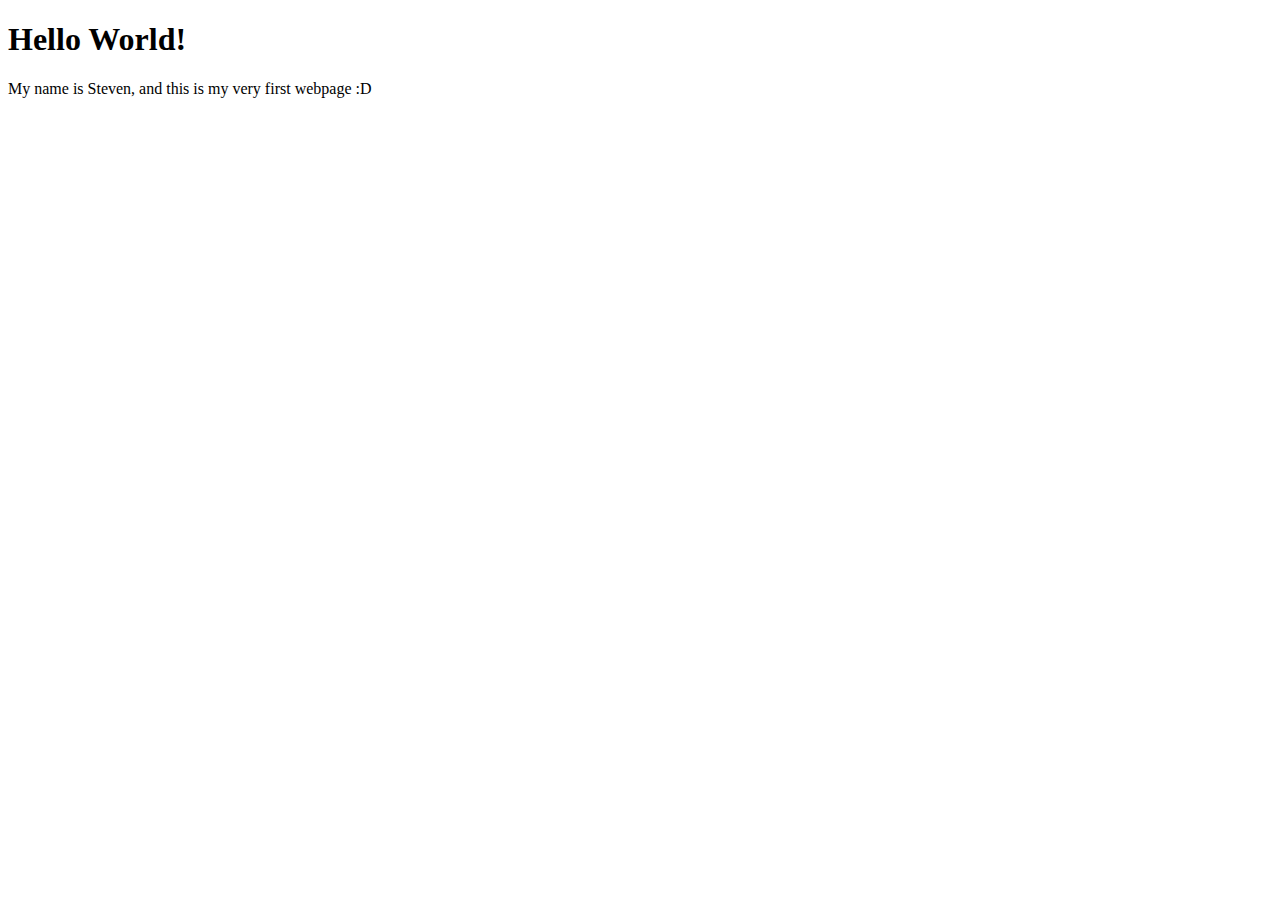
<file: index.html>
<!DOCTYPE html>
<html lang="en">
  <head>
    <meta charset="UTF-8" />
    <meta http-equiv="X-UA-Compatible" content="IE=edge" />
    <meta name="viewport" content="width=device-width, initial-scale=1.0" />
    <title>My first Webpage</title>
  </head>
  <body>
    <h1>Hello World!</h1>
    <p>My name is Steven, and this is my very first webpage :D</p>
  </body>
</html>
</file>
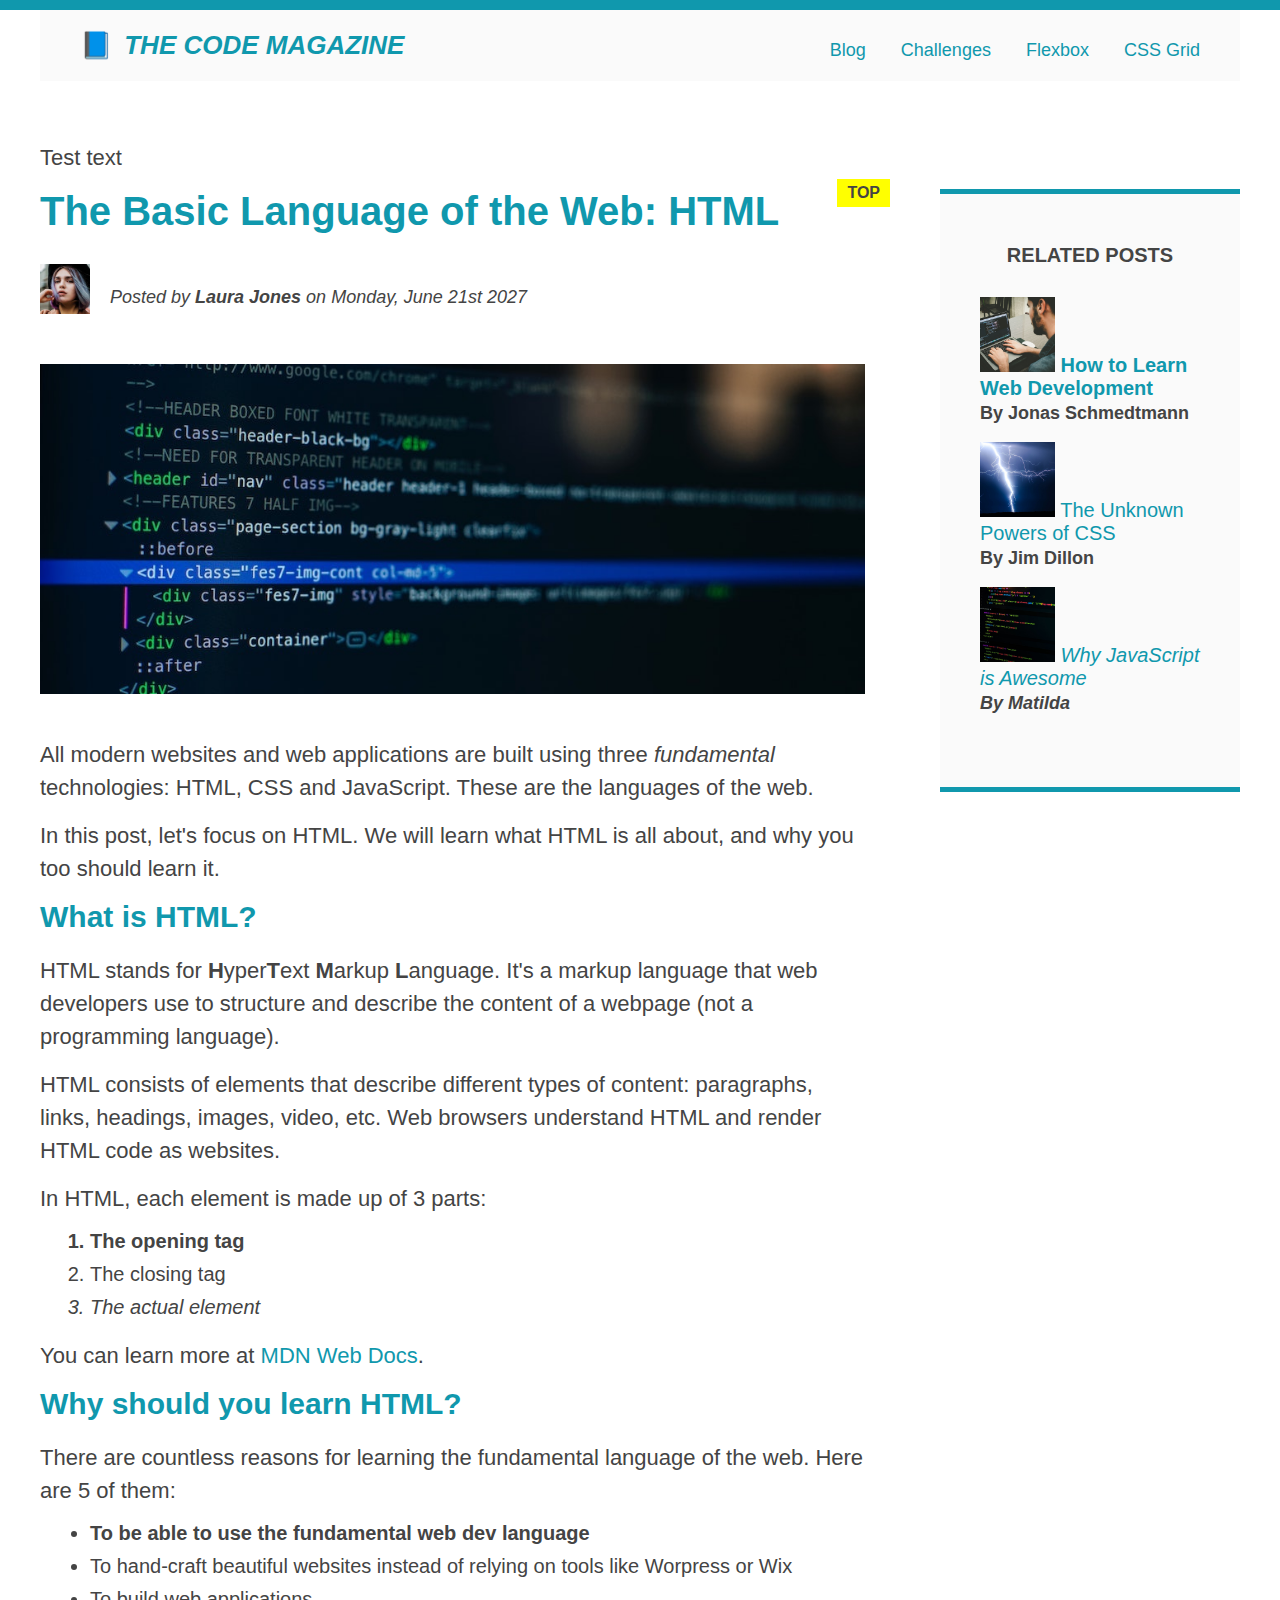
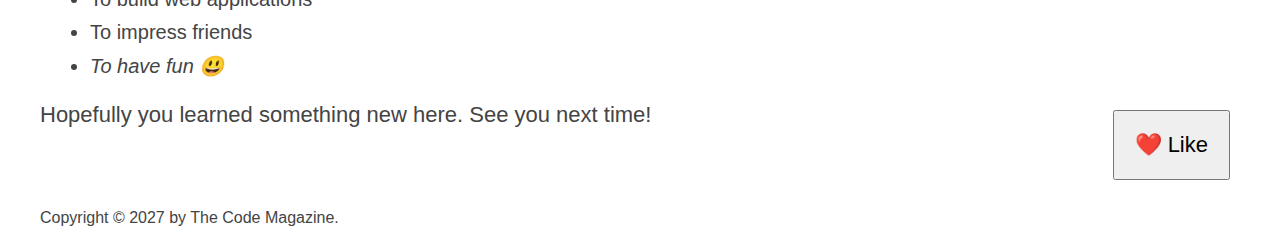
<file: 03-CSS-Fundamentals/index.html>
<!DOCTYPE html>
<html lang="en">
  <head>
    <meta charset="UTF-8" />
    <link href="style.css" rel="stylesheet" />
    <title>The Basic Language of the Web: HTML</title>
  </head>

  <body>
    <!--
    <h1>The Basic Language of the Web: HTML</h1>
    <h2>The Basic Language of the Web: HTML</h2>
    <h3>The Basic Language of the Web: HTML</h3>
    <h4>The Basic Language of the Web: HTML</h4>
    <h5>The Basic Language of the Web: HTML</h5>
    <h6>The Basic Language of the Web: HTML</h6>
    -->
    <div class="container">
      <header class="main-header clearfix">
        <h1>📘 The Code Magazine</h1>

        <nav>
          <!-- <strong>This is the nav</strong> -->
          <a href="blog.html">Blog</a>
          <a href="#">Challenges</a>
          <a href="#">Flexbox</a>
          <a href="#">CSS Grid</a>
        </nav>
        <div class="clear"></div>
      </header>
      <p>Test text</p>
      <article>
        <header class="post-header">
          <h2>The Basic Language of the Web: HTML</h2>

          <img
            class="author-image"
            src="img/laura-jones.jpg"
            alt="Headshot of Laura Jones"
            height="50"
            width="50"
          />

          <p id="author" class="author">
            Posted by <strong>Laura Jones</strong> on Monday, June 21st 2027
          </p>

          <img
            class="post-image"
            src="img/post-img.jpg"
            alt="HTML code on a screen"
            width="500"
            height="200"
          />
        </header>

        <p>
          All modern websites and web applications are built using three
          <em>fundamental</em>
          technologies: HTML, CSS and JavaScript. These are the languages of the
          web.
        </p>

        <p>
          In this post, let's focus on HTML. We will learn what HTML is all
          about, and why you too should learn it.
        </p>

        <h3>What is HTML?</h3>
        <p>
          HTML stands for <strong>H</strong>yper<strong>T</strong>ext
          <strong>M</strong>arkup <strong>L</strong>anguage. It's a markup
          language that web developers use to structure and describe the content
          of a webpage (not a programming language).
        </p>
        <p>
          HTML consists of elements that describe different types of content:
          paragraphs, links, headings, images, video, etc. Web browsers
          understand HTML and render HTML code as websites.
        </p>
        <p>In HTML, each element is made up of 3 parts:</p>

        <ol>
          <li class="first-li">The opening tag</li>
          <li>The closing tag</li>
          <li>The actual element</li>
        </ol>

        <p>
          You can learn more at
          <a
            href="https://developer.mozilla.org/en-US/docs/Web/HTML"
            target="_blank"
            >MDN Web Docs</a
          >.
        </p>

        <h3>Why should you learn HTML?</h3>

        <p>
          There are countless reasons for learning the fundamental language of
          the web. Here are 5 of them:
        </p>

        <ul>
          <li class="first-li">
            To be able to use the fundamental web dev language
          </li>
          <li>
            To hand-craft beautiful websites instead of relying on tools like
            Worpress or Wix
          </li>
          <li>To build web applications</li>
          <li>To impress friends</li>
          <li>To have fun 😃</li>
        </ul>

        <p>Hopefully you learned something new here. See you next time!</p>
      </article>

      <aside>
        <h4>Related posts</h4>

        <ul class="related">
          <li>
            <img
              src="img/related-1.jpg"
              alt="Person programming"
              width="75"
              width="75"
            />
            <a href="#">How to Learn Web Development</a>
            <p class="related-author">By Jonas Schmedtmann</p>
          </li>
          <li>
            <img
              src="img/related-2.jpg"
              alt="Lightning"
              width="75"
              heigth="75"
            />
            <a href="#">The Unknown Powers of CSS</a>
            <p class="related-author">By Jim Dillon</p>
          </li>
          <li>
            <img
              src="img/related-3.jpg"
              alt="JavaScript code on a screen"
              width="75"
              height="75"
            />
            <a href="#">Why JavaScript is Awesome</a>
            <p class="related-author">By Matilda</p>
          </li>
        </ul>
      </aside>

      <footer>
        <p id="copyright" class="copyright text">
          Copyright &copy; 2027 by The Code Magazine.
        </p>
      </footer>
    </div>
    <button>❤️ Like</button>
  </body>
</html>
</file>
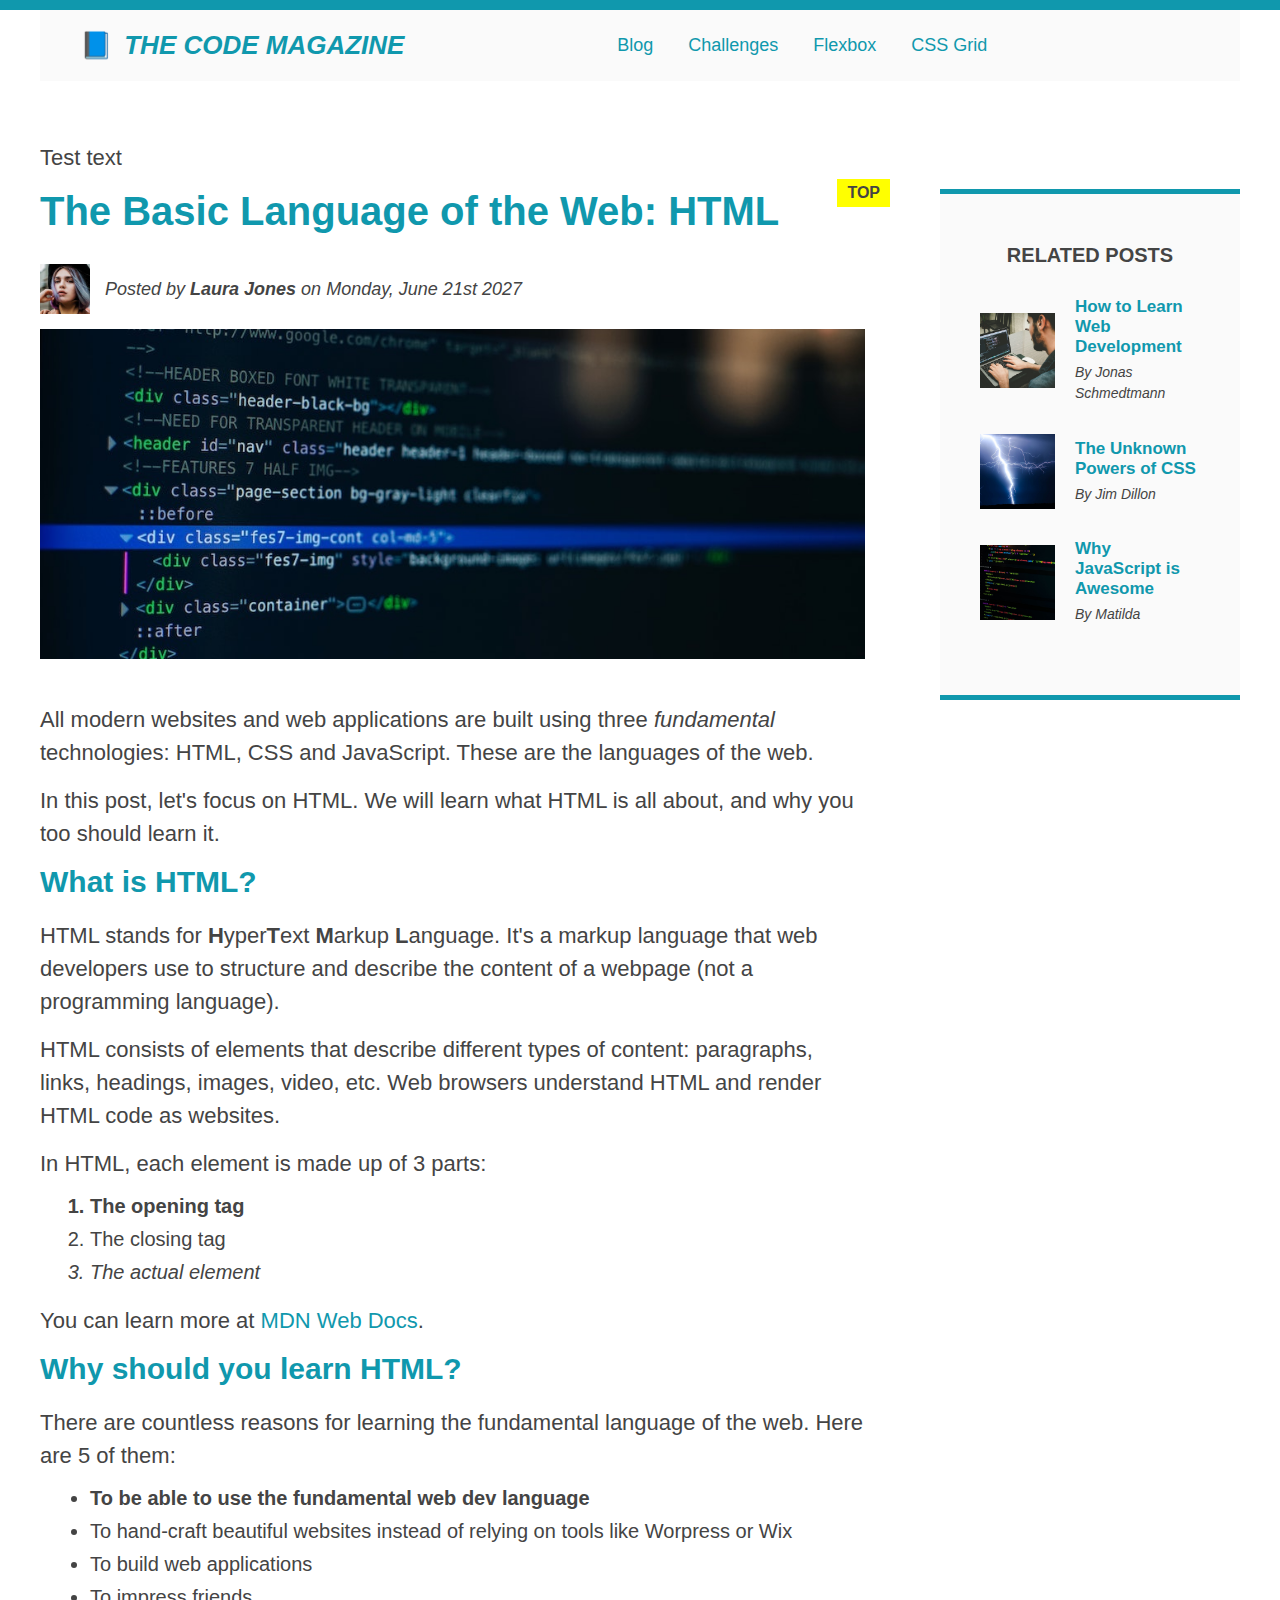
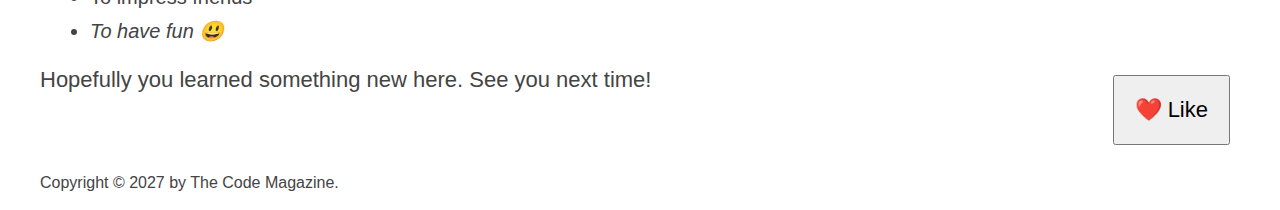
<file: 04-CSS-Layouts/index.html>
<!DOCTYPE html>
<html lang="en">
  <head>
    <meta charset="UTF-8" />
    <link href="style.css" rel="stylesheet" />
    <title>The Basic Language of the Web: HTML</title>
  </head>

  <body>
    <!--
    <h1>The Basic Language of the Web: HTML</h1>
    <h2>The Basic Language of the Web: HTML</h2>
    <h3>The Basic Language of the Web: HTML</h3>
    <h4>The Basic Language of the Web: HTML</h4>
    <h5>The Basic Language of the Web: HTML</h5>
    <h6>The Basic Language of the Web: HTML</h6>
    -->
    <div class="container">
      <header class="main-header clearfix">
        <h1>📘 The Code Magazine</h1>

        <nav>
          <!-- <strong>This is the nav</strong> -->
          <a href="blog.html">Blog</a>
          <a href="#">Challenges</a>
          <a href="flexbox.html">Flexbox</a>
          <a href="css-grid.html"">CSS Grid</a>
        </nav>
        <div class="clear"></div>
      </header>
      <p>Test text</p>
      <div class="row">
        <article>
          <header class="post-header">
            <h2>The Basic Language of the Web: HTML</h2>
            <div class="author-box">
              <img
                class="author-image"
                src="img/laura-jones.jpg"
                alt="Headshot of Laura Jones"
                height="50"
                width="50"
              />

              <p id="author" class="author">
                Posted by <strong>Laura Jones</strong> on Monday, June 21st 2027
              </p>
            </div>
            <img
              class="post-image"
              src="img/post-img.jpg"
              alt="HTML code on a screen"
              width="500"
              height="200"
            />
          </header>

          <p>
            All modern websites and web applications are built using three
            <em>fundamental</em>
            technologies: HTML, CSS and JavaScript. These are the languages of
            the web.
          </p>

          <p>
            In this post, let's focus on HTML. We will learn what HTML is all
            about, and why you too should learn it.
          </p>

          <h3>What is HTML?</h3>
          <p>
            HTML stands for <strong>H</strong>yper<strong>T</strong>ext
            <strong>M</strong>arkup <strong>L</strong>anguage. It's a markup
            language that web developers use to structure and describe the
            content of a webpage (not a programming language).
          </p>
          <p>
            HTML consists of elements that describe different types of content:
            paragraphs, links, headings, images, video, etc. Web browsers
            understand HTML and render HTML code as websites.
          </p>
          <p>In HTML, each element is made up of 3 parts:</p>

          <ol>
            <li class="first-li">The opening tag</li>
            <li>The closing tag</li>
            <li>The actual element</li>
          </ol>

          <p>
            You can learn more at
            <a
              href="https://developer.mozilla.org/en-US/docs/Web/HTML"
              target="_blank"
              >MDN Web Docs</a
            >.
          </p>

          <h3>Why should you learn HTML?</h3>

          <p>
            There are countless reasons for learning the fundamental language of
            the web. Here are 5 of them:
          </p>

          <ul>
            <li class="first-li">
              To be able to use the fundamental web dev language
            </li>
            <li>
              To hand-craft beautiful websites instead of relying on tools like
              Worpress or Wix
            </li>
            <li>To build web applications</li>
            <li>To impress friends</li>
            <li>To have fun 😃</li>
          </ul>

          <p>Hopefully you learned something new here. See you next time!</p>
        </article>

        <aside>
          <h4>Related posts</h4>

          <ul class="related">
            <li class="related-post">
              <img
                src="img/related-1.jpg"
                alt="Person programming"
                width="75"
                width="75"
              />
              <div>
                <a href="#" class="related-link"
                  >How to Learn Web Development</a
                >
                <p class="related-author">By Jonas Schmedtmann</p>
              </div>
            </li>
            <li class="related-post">
              <img
                src="img/related-2.jpg"
                alt="Lightning"
                width="75"
                heigth="75"
              />
              <div>
                <a href="#" class="related-link">The Unknown Powers of CSS</a>
                <p class="related-author">By Jim Dillon</p>
              </div>
            </li>
            <li class="related-post">
              <img
                src="img/related-3.jpg"
                alt="JavaScript code on a screen"
                width="75"
                height="75"
              />
              <div>
                <a href="#" class="related-link">Why JavaScript is Awesome</a>
                <p class="related-author">By Matilda</p>
              </div>
            </li>
          </ul>
        </aside>
      </div>
      <footer>
        <p id="copyright" class="copyright text">
          Copyright &copy; 2027 by The Code Magazine.
        </p>
      </footer>
    </div>
    <button>❤️ Like</button>
  </body>
</html>
</file>
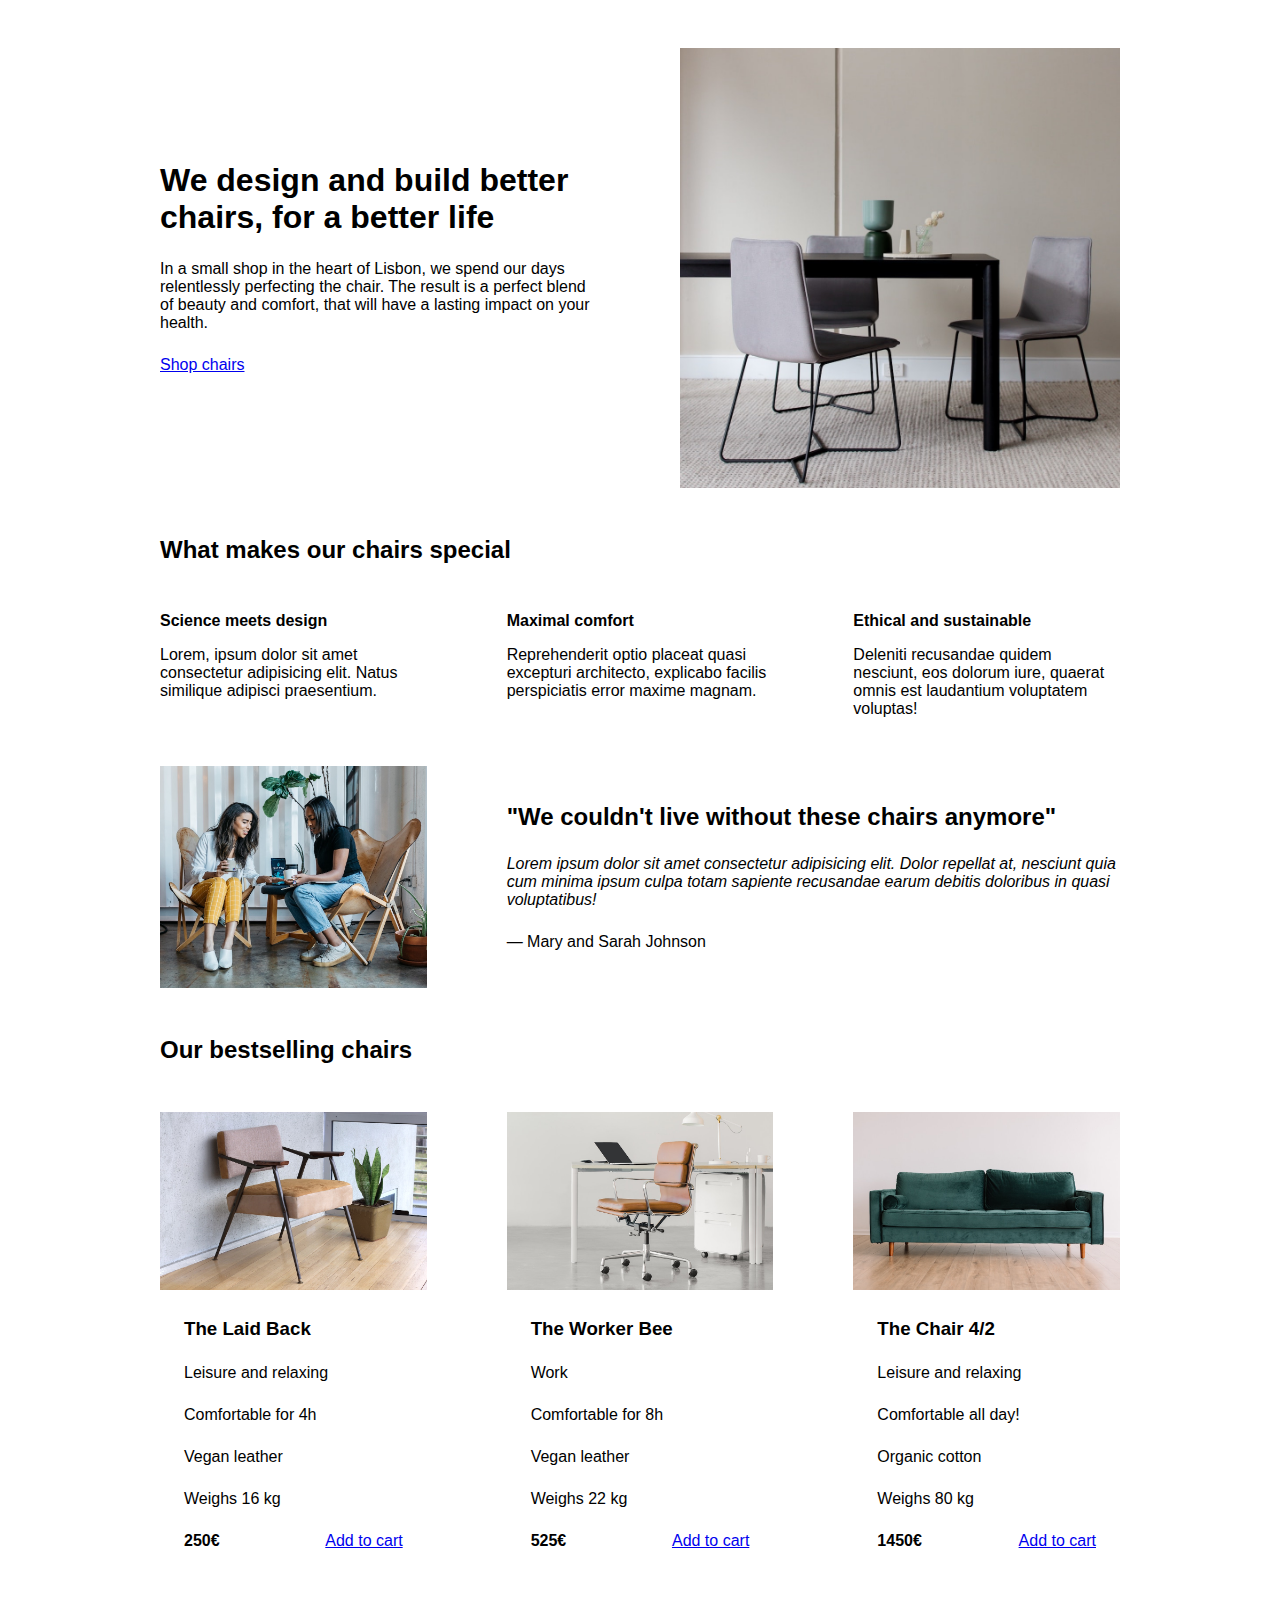
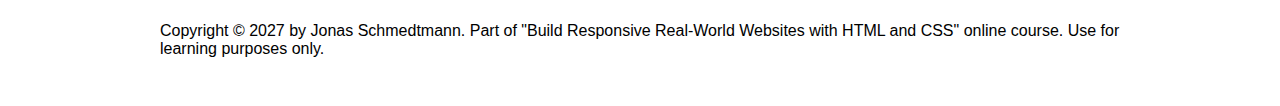
<file: 05-Design/index.html>
<!DOCTYPE html>
<html lang="en">
  <head>
    <meta charset="UTF-8" />
    <meta http-equiv="X-UA-Compatible" content="IE=edge" />
    <meta name="viewport" content="width=device-width, initial-scale=1.0" />

    <link rel="stylesheet" href="style.css" />
    <title>Lisbon Chair Shop</title>
  </head>
  <body>
    <div class="container">
      <header>
        <div class="header-text-box">
          <h1>We design and build better chairs, for a better life</h1>
          <p class="header-text">
            In a small shop in the heart of Lisbon, we spend our days
            relentlessly perfecting the chair. The result is a perfect blend of
            beauty and comfort, that will have a lasting impact on your health.
          </p>
          <a class="btn btn--big" href="#">Shop chairs</a>
        </div>
        <img src="hero.jpg" alt="Photo" />
      </header>

      <section>
        <h2>What makes our chairs special</h2>
        <div class="grid-3-cols">
          <div>
            <p class="features-title"><strong>Science meets design</strong></p>
            <p class="features-text">
              Lorem, ipsum dolor sit amet consectetur adipisicing elit. Natus
              similique adipisci praesentium.
            </p>
          </div>

          <div>
            <p class="features-title">
              <strong>Maximal comfort</strong>
            </p>
            <p class="features-text">
              Reprehenderit optio placeat quasi excepturi architecto, explicabo
              facilis perspiciatis error maxime magnam.
            </p>
          </div>

          <div>
            <p class="features-title">
              <strong>Ethical and sustainable</strong>
            </p>
            <p class="features-text">
              Deleniti recusandae quidem nesciunt, eos dolorum iure, quaerat
              omnis est laudantium voluptatem voluptas!
            </p>
          </div>
        </div>
      </section>

      <section class="testimonial-section">
        <div class="grid-3-cols">
          <img src="customers.jpg" alt="People sitting on chairs" />
          <div class="testimonial-box">
            <h2>"We couldn't live without these chairs anymore"</h2>
            <blockquote class="testimonial-text">
              Lorem ipsum dolor sit amet consectetur adipisicing elit. Dolor
              repellat at, nesciunt quia cum minima ipsum culpa totam sapiente
              recusandae earum debitis doloribus in quasi voluptatibus!
            </blockquote>
            <p class="testimonial-author">&mdash; Mary and Sarah Johnson</p>
          </div>
        </div>
      </section>

      <section>
        <h2>Our bestselling chairs</h2>
        <div class="grid-3-cols">
          <figure class="chair">
            <img src="chair-1.jpg" alt="Chair" />
            <div class="chair-box">
              <h3>The Laid Back</h3>
              <ul class="chair-details">
                <li>
                  <!-- Span is a generic INLINE text element, it doesn't have any meaning. It's like a div element, but inline -->
                  <span>Leisure and relaxing</span>
                </li>
                <li>
                  <span>Comfortable for 4h</span>
                </li>
                <li>
                  <span>Vegan leather</span>
                </li>
                <li>
                  <span>Weighs 16 kg</span>
                </li>
              </ul>
              <div class="chair-price">
                <strong>250€</strong>
                <a href="#" class="btn btn--small">Add to cart</a>
              </div>
            </div>
          </figure>

          <figure class="chair">
            <img src="chair-2.jpg" alt="Chair" />
            <div class="chair-box">
              <h3>The Worker Bee</h3>
              <ul class="chair-details">
                <li>
                  <span>Work</span>
                </li>
                <li>
                  <span>Comfortable for 8h</span>
                </li>
                <li>
                  <span>Vegan leather</span>
                </li>
                <li>
                  <span>Weighs 22 kg</span>
                </li>
              </ul>
              <div class="chair-price">
                <strong>525€</strong>
                <a href="#" class="btn btn--small">Add to cart</a>
              </div>
            </div>
          </figure>

          <figure class="chair">
            <img src="chair-3.jpg" alt="Chair" />
            <div class="chair-box">
              <h3>The Chair 4/2</h3>
              <ul class="chair-details">
                <li>
                  <span>Leisure and relaxing</span>
                </li>
                <li>
                  <span>Comfortable all day!</span>
                </li>
                <li>
                  <span>Organic cotton</span>
                </li>
                <li>
                  <span>Weighs 80 kg</span>
                </li>
              </ul>
              <div class="chair-price">
                <strong>1450€</strong>
                <a href="#" class="btn btn--small">Add to cart</a>
              </div>
            </div>
          </figure>
        </div>
      </section>

      <footer>
        Copyright &copy; 2027 by Jonas Schmedtmann. Part of "Build Responsive
        Real-World Websites with HTML and CSS" online course. Use for learning
        purposes only.
      </footer>
    </div>
  </body>
</html>
</file>
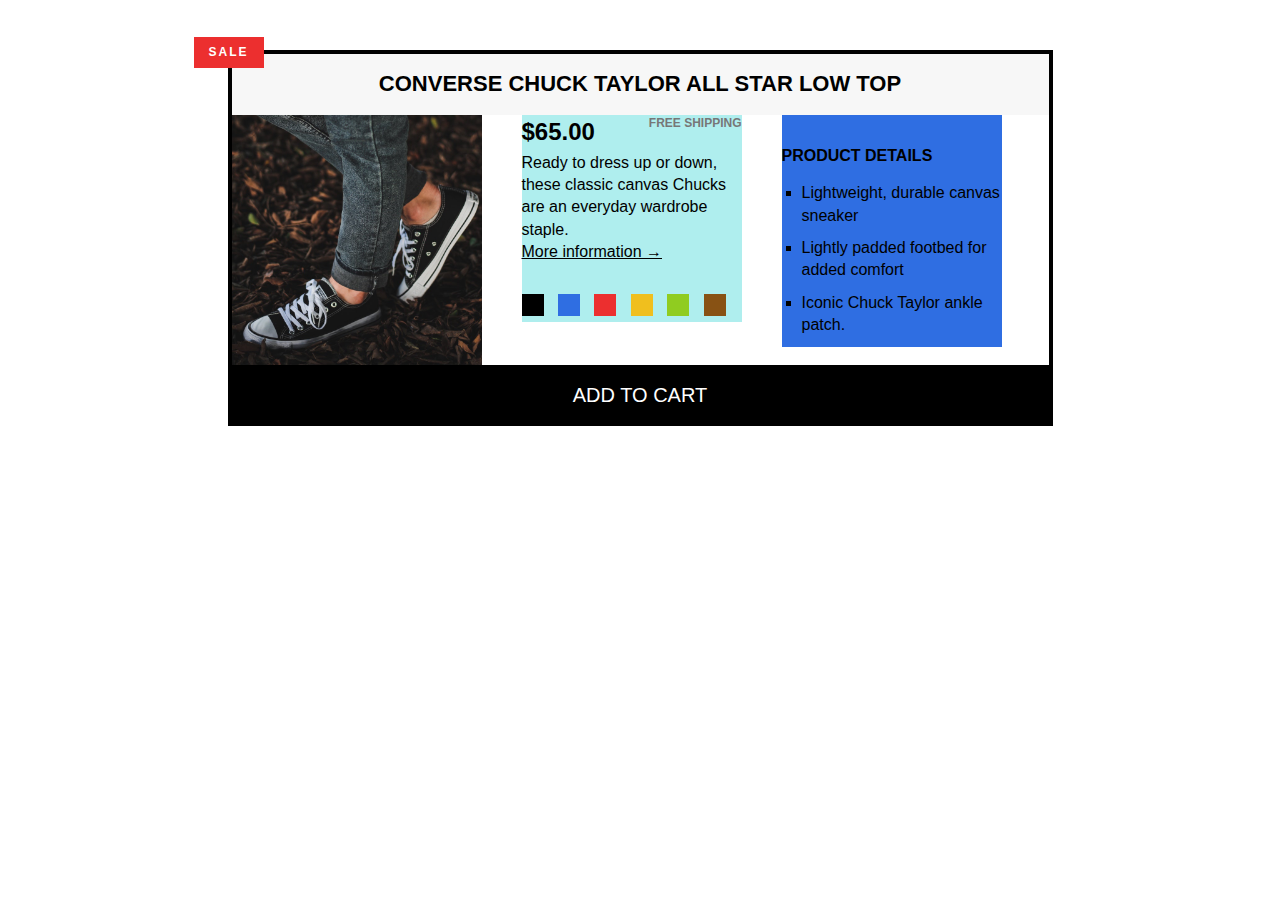
<file: 03-CSS-Fundamentals/Chall.html>
<!DOCTYPE html>
<html lang="en">
  <head>
    <meta charset="UTF-8" />
    <meta http-equiv="X-UA-Compatible" content="IE=edge" />
    <meta name="viewport" content="width=device-width, initial-scale=1.0" />
    <title>Document</title>
    <link href="chall.css" rel="stylesheet" />
  </head>
  <body>
    <article class="product">
      <h2 class="product-title">Converse Chuck Taylor All Star Low Top</h2>
      <div class="float-container">
        <img
          src="img/ZrTU3VK (1).jpeg"
          alt="Chuck Taylor All Star Shoe"
          height="250"
          width="250"
          class="img-container"
        />
        <div class="info">
          <p class="price"><strong>$65.00</strong></p>
          <p class="shipping">Free shipping</p>
          <p class="sale">Sale</p>

          <p class="product-description">
            Ready to dress up or down, these classic canvas Chucks are an
            everyday wardrobe staple.
          </p>
          <a href="https://converse.com" target="_blank" class="more-info"
            >More information &rarr;</a
          >

          <div class="colors">
            <div class="color"></div>
            <div class="color color-blue"></div>
            <div class="color color-red"></div>
            <div class="color color-yellow"></div>
            <div class="color color-green"></div>
            <div class="color color-brown"></div>
          </div>
        </div>
        <div class="details">
          <h3 class="details-title">Product details</h3>
          <ul class="details-list">
            <li>Lightweight, durable canvas sneaker</li>
            <li>Lightly padded footbed for added comfort</li>
            <li>Iconic Chuck Taylor ankle patch.</li>
          </ul>
        </div>
      </div>
      <button class="add-cart">Add to cart</button>
    </article>
  </body>
</html>
</file>
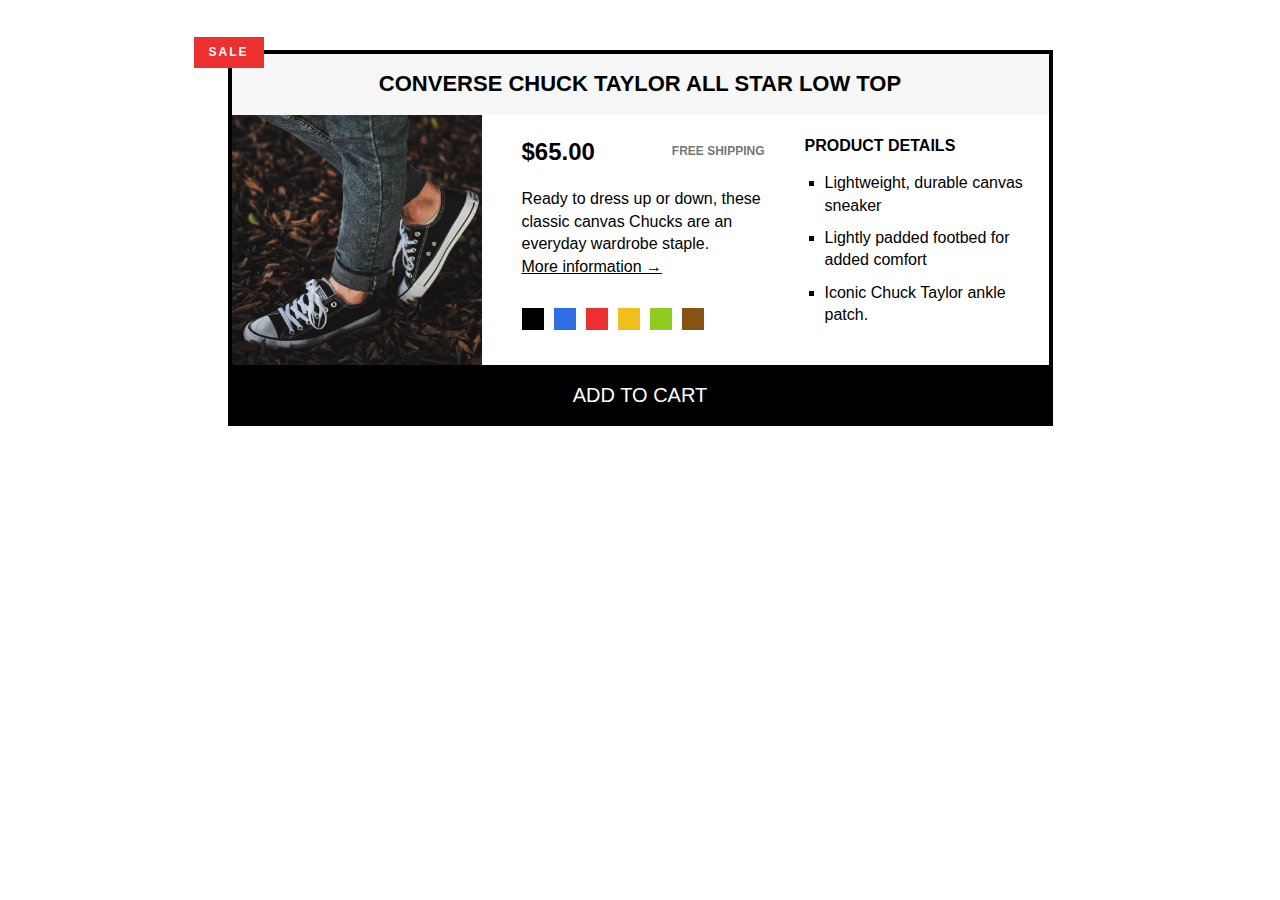
<file: 04-CSS-Layouts/chall2.html>
<!DOCTYPE html>
<html lang="en">
  <head>
    <meta charset="UTF-8" />
    <meta http-equiv="X-UA-Compatible" content="IE=edge" />
    <meta name="viewport" content="width=device-width, initial-scale=1.0" />
    <title>Document</title>
    <link href="chall2.css" rel="stylesheet" />
  </head>
  <body>
    <article class="product">
      <h2 class="product-title">Converse Chuck Taylor All Star Low Top</h2>
      <div class="container clearfix">
        <img
          src="img/ZrTU3VK (1).jpeg"
          alt="Chuck Taylor All Star Shoe"
          height="250"
          width="250"
          class="product-img"
        />
        <div class="product-info">
          <div class="info-box">
            <p class="price"><strong>$65.00</strong></p>
            <p class="shipping">Free shipping</p>
          </div>
          <p class="sale">Sale</p>

          <p class="product-description">
            Ready to dress up or down, these classic canvas Chucks are an
            everyday wardrobe staple.
          </p>
          <a href="https://converse.com" target="_blank" class="more-info"
            >More information &rarr;</a
          >

          <div class="colors">
            <div class="color"></div>
            <div class="color color-blue"></div>
            <div class="color color-red"></div>
            <div class="color color-yellow"></div>
            <div class="color color-green"></div>
            <div class="color color-brown"></div>
          </div>
        </div>

        <div class="product-details">
          <h3 class="details-title">Product details</h3>
          <ul class="details-list">
            <li>Lightweight, durable canvas sneaker</li>
            <li>Lightly padded footbed for added comfort</li>
            <li>Iconic Chuck Taylor ankle patch.</li>
          </ul>
        </div>
      </div>
      <button class="add-cart">Add to cart</button>
    </article>
  </body>
</html>
</file>
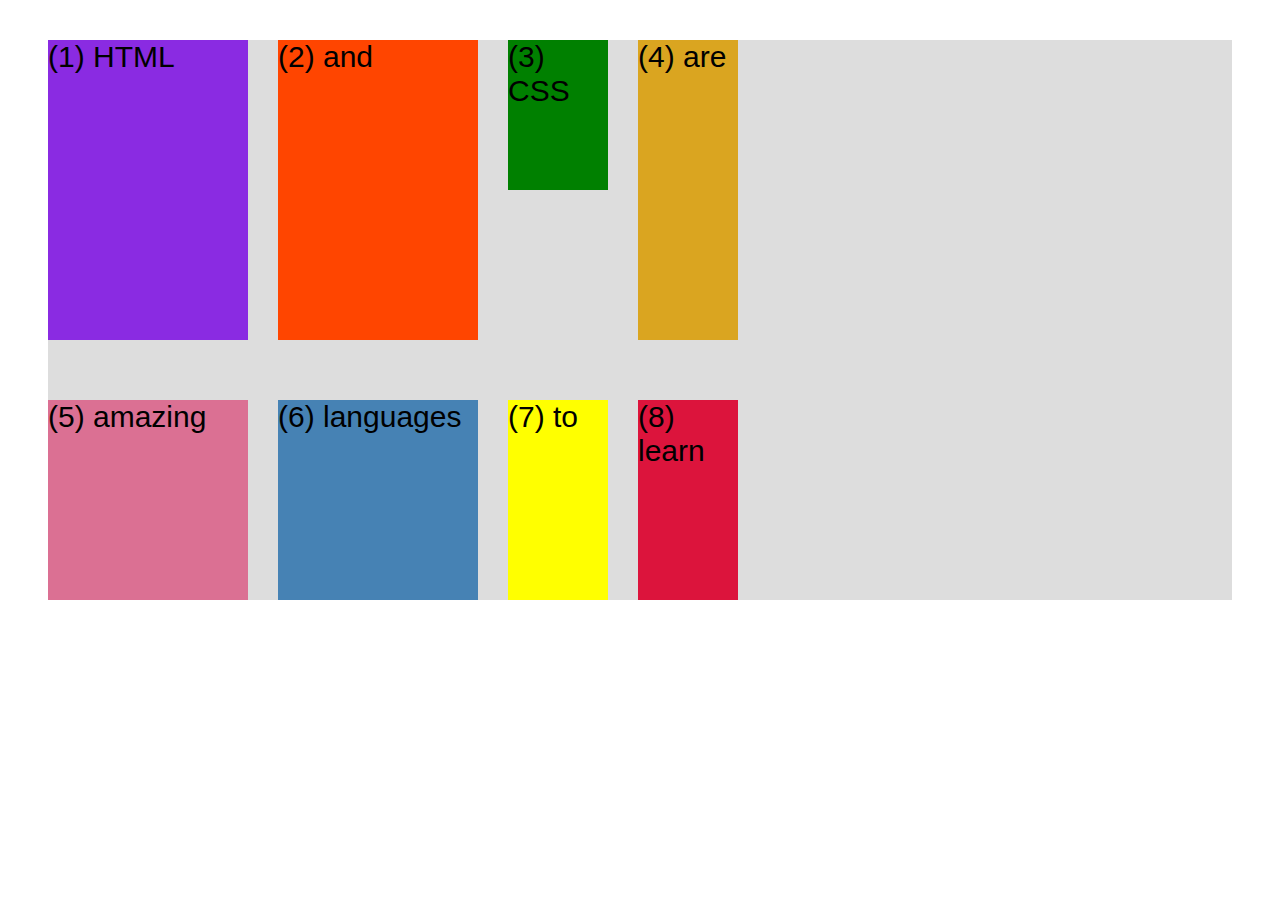
<file: 04-CSS-Layouts/css-grid.html>
<!DOCTYPE html>
<html lang="en">
  <head>
    <meta charset="UTF-8" />
    <meta http-equiv="X-UA-Compatible" content="IE=edge" />
    <meta name="viewport" content="width=device-width, initial-scale=1.0" />
    <title>CSS Grid</title>
    <style>
      .el--1 {
        background-color: blueviolet;
      }
      .el--2 {
        background-color: orangered;
      }
      .el--3 {
        background-color: green;
        height: 150px;
      }
      .el--4 {
        background-color: goldenrod;
      }
      .el--5 {
        background-color: palevioletred;
      }
      .el--6 {
        background-color: steelblue;
      }
      .el--7 {
        background-color: yellow;
      }
      .el--8 {
        background-color: crimson;
      }

      .container--1 {
        /* STARTER */
        font-family: sans-serif;
        background-color: #ddd;
        font-size: 30px;
        margin: 40px;

        /* CSS GRID */
        display: grid;
        grid-template-columns: 200px 200px 100px 100px;
        grid-template-rows: 300px 200px;
        column-gap: 30px;
        row-gap: 60px;
      }

      .container--2 {
        /* STARTER */
        font-family: sans-serif;
        background-color: black;
        font-size: 40px;
        margin: 100px;

        width: 1000px;
        height: 600px;
        display: none;

        /* CSS GRID */
      }
    </style>
  </head>
  <body>
    <div class="container--1">
      <div class="el el--1">(1) HTML</div>
      <div class="el el--2">(2) and</div>
      <div class="el el--3">(3) CSS</div>
      <div class="el el--4">(4) are</div>
      <div class="el el--5">(5) amazing</div>
      <div class="el el--6">(6) languages</div>
      <div class="el el--7">(7) to</div>
      <div class="el el--8">(8) learn</div>
    </div>

    <div class="container--2">
      <div class="el el--1">(1)</div>
      <div class="el el--3">(3)</div>
      <div class="el el--4">(4)</div>
      <div class="el el--5">(5)</div>
      <div class="el el--6">(6)</div>
      <div class="el el--7">(7)</div>
    </div>
  </body>
</html>
</file>
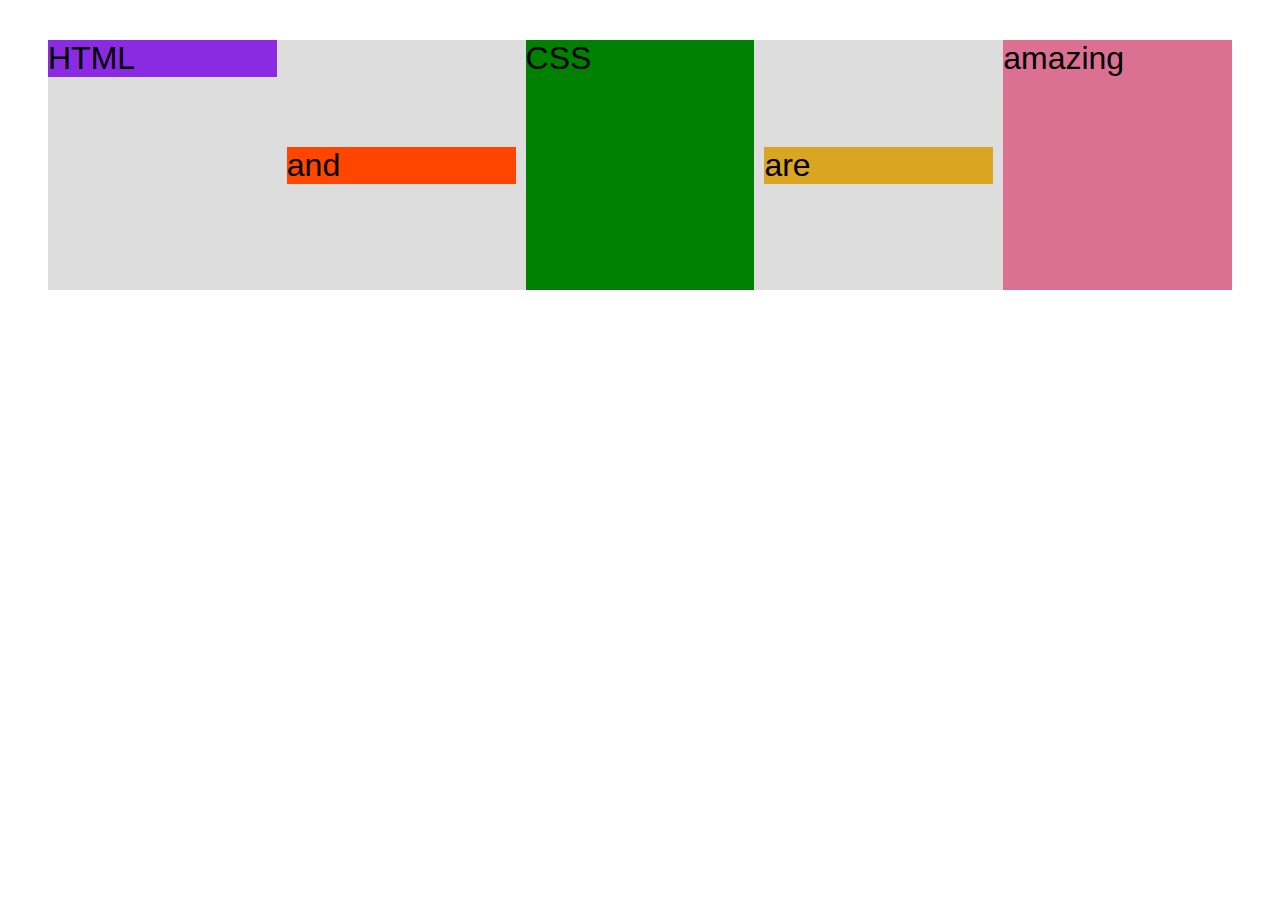
<file: 04-CSS-Layouts/flexbox.html>
<!DOCTYPE html>
<html lang="en">
  <head>
    <meta charset="UTF-8" />
    <meta http-equiv="X-UA-Compatible" content="IE=edge" />
    <meta name="viewport" content="width=device-width, initial-scale=1.0" />
    <title>Flexbox</title>
    <style>
      .el--1 {
        background-color: blueviolet;
      }
      .el--2 {
        background-color: orangered;
      }
      .el--3 {
        background-color: green;
        height: 250px;
      }
      .el--4 {
        background-color: goldenrod;
      }
      .el--5 {
        background-color: palevioletred;
      }
      .el--6 {
        background-color: steelblue;
      }
      .el--7 {
        background-color: yellow;
      }
      .el--8 {
        background-color: crimson;
      }

      .container {
        /* STARTER */
        font-family: sans-serif;
        background-color: #ddd;
        font-size: 32px;
        margin: 40px;

        /* FLEXBOX */
        display: flex;
        align-items: center;
        justify-content: flex-start;
        gap: 10px;
      }
      .el {
        /*  DEFAULTS
        flex-grow: 0;
        flex-shrink: 1;
        flex-basis: auto; 
        */
        /* flex-basis: 200px; */
        /* flex-shrink: 0; */

        flex: 1;
      }
      .el--1 {
        align-self: flex-start;
        /* order: 2; */
        flex-grow: 1;
      }

      .el--5 {
        align-self: stretch;
        order: 1;
      }
      .el--6 {
        order: -1;
      }
    </style>
  </head>
  <body>
    <div class="container">
      <div class="el el--1">HTML</div>
      <div class="el el--2">and</div>
      <div class="el el--3">CSS</div>
      <div class="el el--4">are</div>
      <div class="el el--5">amazing</div>
      <!-- <div class="el el--6">languages</div> -->
      <!-- <div class="el el--7">to</div>
      <div class="el el--8">learn</div> -->
    </div>
  </body>
</html>
</file>
<file: 03-CSS-Fundamentals/style.css>
* {
  /* border-top: 10px solid #1098ad; */
  box-sizing: border-box;
  margin: 0;
  padding: 0;
}

body {
  color: #444;
  font-family: sans-serif;
  border-top: 10px solid #1098ad;
  position: relative;
}

.container {
  width: 1200px;
  /* margin-left: auto;
  margin-right: auto; */
  margin: 0 auto;
}

.main-header {
  background-color: #fafafa;
  /* padding: 20px;
  padding-left: 40px;
  padding-right: 40px; */
  padding: 20px 40px;
  margin-bottom: 60px;
  /* height: 80px; */
}

.post-header {
  margin-bottom: 40px;
}

article {
  margin-bottom: 60px;
}

aside {
  background-color: #fafafa;
  border-top: 5px solid #1098ad;
  border-bottom: 5px solid #1098ad;
  padding: 50px 40px;
}

/* smaller sections */
h1,
h2,
h3 {
  color: #1098ad;
}

h1 {
  font-size: 26px;
  text-transform: uppercase;
  font-style: italic;
}

h2 {
  font-size: 40px;
  margin-bottom: 30px;
}

h3 {
  font-size: 30px;
  margin-bottom: 20px;
}

h4 {
  font-size: 20px;
  text-transform: uppercase;
  text-align: center;
  margin-bottom: 30px;
}

p {
  font-size: 22px;
  line-height: 1.5;
  margin-bottom: 15px;
}

ul,
ol {
  margin-left: 50px;
  margin-bottom: 20px;
}

li {
  font-size: 20px;
  margin-bottom: 10px;
  /* display: inline; */
}
li:last-child {
  margin-bottom: 0;
}

/* footer p {
  font-size: 16px;
} */

/*article header p {
  font-style: italic;
}*/

#author {
  font-style: italic;
  font-size: 18px;
}

#copyright {
  font-size: 16px;
}
.related-author {
  font-size: 18px;
  font-weight: bold;
}
.related {
  list-style: none;
  margin-left: 0;
}

nav a:link {
  margin-right: 30px;
  margin-top: 10px;
  display: inline-block;
}

nav a:link:last-child {
  margin-right: 0;
}

/* body {
  background-color: pink;
} */

/* .first-li {
  font-weight: bold;
} */

li:first-child {
  font-weight: bold;
}

li:last-child {
  font-style: italic;
}

/* li:nth-child(even) {
  color: red;
} */

/* Won't Work
 article p:first-child {
  color: red;
} */

/* Styling Links */

a:link {
  color: #1098ad;
  text-decoration: none;
}
a:visited {
  color: #1098ad;
}
a:hover {
  color: orange;
  font-weight: bold;
  text-decoration: underline wavy orangered;
}

a:active {
  background-color: black;
  font-style: italic;
}

.post-image {
  width: 100%;
  height: auto;
}
button {
  font-size: 22px;
  padding: 20px;
  cursor: pointer;
  position: absolute;
  /* top: 50px;
  left: 50px; */
  bottom: 50px;
  right: 50px;
}

/* Resolving conflict
#copyright {
  color: red;
}
.copyright {
  color: blue;
}
.text {
  color: yellow;
}
footer p {
  color: green;
}

/* nav a:link,
nav {
  font-size: 18px;
} */
nav {
  font-size: 18px;
}

h1::first-letter {
  font-style: normal;
  margin-right: 5px;
}
h2 {
  /* background-color: orange; */
  position: relative;
}

h2::before {
  content: "TOP";
  background-color: yellow;
  color: #444;
  font-size: 16px;
  font-weight: bold;
  display: inline-block;
  padding: 5px 10px;
  position: absolute;
  top: -10px;
  right: -25px;
}

/* Floats */
.author-image {
  float: left;
  margin-bottom: 50px;
}
.author {
  float: left;
  margin-left: 20px;
  margin-top: 20px;
}

h1 {
  float: left;
}

nav {
  float: right;
}

.clearfix::after {
  clear: both;
  content: "";
  display: block;
}

/* Building a Simple Float Layout */
article {
  width: 825px;
  float: left;
}

aside {
  width: 300px;
  float: right;
}

footer {
  clear: both;
}
</file>
<file: 04-CSS-Layouts/style.css>
* {
  /* border-top: 10px solid #1098ad; */
  box-sizing: border-box;
  margin: 0;
  padding: 0;
}

body {
  color: #444;
  font-family: sans-serif;
  border-top: 10px solid #1098ad;
  position: relative;
}

.container {
  width: 1200px;
  /* margin-left: auto;
  margin-right: auto; */
  margin: 0 auto;
}

.main-header {
  background-color: #fafafa;
  /* padding: 20px;
  padding-left: 40px;
  padding-right: 40px; */
  padding: 20px 40px;
  margin-bottom: 60px;
  /* height: 80px; */
}

.post-header {
  margin-bottom: 40px;
}

article {
  margin-bottom: 60px;
}

aside {
  background-color: #fafafa;
  border-top: 5px solid #1098ad;
  border-bottom: 5px solid #1098ad;
  padding: 50px 40px;
}

/* smaller sections */
h1,
h2,
h3 {
  color: #1098ad;
}

h1 {
  font-size: 26px;
  text-transform: uppercase;
  font-style: italic;
}

h2 {
  font-size: 40px;
  margin-bottom: 30px;
}

h3 {
  font-size: 30px;
  margin-bottom: 20px;
}

h4 {
  font-size: 20px;
  text-transform: uppercase;
  text-align: center;
  margin-bottom: 30px;
}

p {
  font-size: 22px;
  line-height: 1.5;
  margin-bottom: 15px;
}

ul,
ol {
  margin-left: 50px;
  margin-bottom: 20px;
}

li {
  font-size: 20px;
  margin-bottom: 10px;
  /* display: inline; */
}
li:last-child {
  margin-bottom: 0;
}

/* footer p {
  font-size: 16px;
} */

/*article header p {
  font-style: italic;
}*/

#author {
  font-style: italic;
  font-size: 18px;
}

#copyright {
  font-size: 16px;
}
.related-author {
  font-size: 18px;
  font-weight: bold;
}
.related {
  list-style: none;
  margin-left: 0;
}

nav a:link {
  margin-right: 30px;
  /* margin-top: 10px; */
  display: inline-block;
}

nav a:link:last-child {
  margin-right: 0;
}

/* body {
  background-color: pink;
} */

/* .first-li {
  font-weight: bold;
} */

li:first-child {
  font-weight: bold;
}

li:last-child {
  font-style: italic;
}

/* li:nth-child(even) {
  color: red;
} */

/* Won't Work
 article p:first-child {
  color: red;
} */

/* Styling Links */

a:link {
  color: #1098ad;
  text-decoration: none;
}
a:visited {
  color: #1098ad;
}
a:hover {
  color: orange;
  font-weight: bold;
  text-decoration: underline wavy orangered;
}

a:active {
  background-color: black;
  font-style: italic;
}

.post-image {
  width: 100%;
  height: auto;
}
button {
  font-size: 22px;
  padding: 20px;
  cursor: pointer;
  position: absolute;
  /* top: 50px;
  left: 50px; */
  bottom: 50px;
  right: 50px;
}

/* Resolving conflict
#copyright {
  color: red;
}
.copyright {
  color: blue;
}
.text {
  color: yellow;
}
footer p {
  color: green;
}

/* nav a:link,
nav {
  font-size: 18px;
} */
nav {
  font-size: 18px;
}

h1::first-letter {
  font-style: normal;
  margin-right: 5px;
}
h2 {
  /* background-color: orange; */
  position: relative;
}

h2::before {
  content: "TOP";
  background-color: yellow;
  color: #444;
  font-size: 16px;
  font-weight: bold;
  display: inline-block;
  padding: 5px 10px;
  position: absolute;
  top: -10px;
  right: -25px;
}

/* Floats */
/* .author-image {
  float: left;
  margin-bottom: 50px;
}
.author {
  float: left;
  margin-left: 20px;
  margin-top: 20px;
}

h1 {
  float: left;
}

nav {
  float: right;
}

.clearfix::after {
  clear: both;
  content: "";
  display: block;
} */

/* Building a Simple Float Layout */
/* article {
  width: 825px;
  float: left;
}

aside {
  width: 300px;
  float: right;
}

footer {
  clear: both;
} */

/* FLEXBOX */

.main-header {
  display: flex;
  align-items: center;
  justify-content: space-between;
}

.author-box {
  display: flex;
  align-items: center;
  margin-bottom: 15px;
}

.author {
  margin-bottom: 0;
  margin-left: 15px;
}

.related-post {
  display: flex;
  align-items: center;
  gap: 20px;
  margin-bottom: 30px;
}

.related-link:link {
  font-size: 17px;
  font-weight: bold;
  font-style: normal;
  margin-bottom: 5px;
  display: block;
}

.related-author {
  margin-bottom: 0;
  font-size: 14px;
  font-weight: normal;
  font-style: italic;
}

.row {
  display: flex;
  gap: 75px;
  margin-bottom: 60px;
  align-items: flex-start;
}
article {
  flex: 1;
  margin-bottom: 0;
}

aside {
  /* flex-basis: 300px;
  flex-shrink: 0; */
  flex: 0 0 300px;
}
</file>
<file: 05-Design/style.css>
/*
SPACING SYSTEM (px)
2 / 4 / 8 / 12 / 16 / 24 / 32 / 48 / 64 / 80 / 96 / 128

FONT SIZE SYSTEM (px)
10 / 12 / 14 / 16 / 18 / 20 / 24 / 30 / 36 / 44 / 52 / 62 / 74 / 86 / 98
*/

* {
  margin: 0;
  padding: 0;
  box-sizing: border-box;
}

/* ------------------------ */
/* GENERAL STYLES */
/* ------------------------ */
body {
  font-family: sans-serif;
}

.container {
  width: 960px;
  margin: 0 auto;
}

header,
section {
  margin-bottom: 48px;
}

h2 {
  margin-bottom: 48px;
}

.grid-3-cols {
  display: grid;
  grid-template-columns: repeat(3, 1fr);
  column-gap: 80px;
}

/* ------------------------ */
/* COMPONENT STYLES */
/* ------------------------ */

/* HEADER */
header {
  display: grid;
  grid-template-columns: repeat(2, 1fr);
  column-gap: 80px;
  margin-top: 48px;
}

.header-text-box {
  align-self: center;
}

h1 {
  margin-bottom: 24px;
}

.header-text {
  margin-bottom: 24px;
}

img {
  width: 100%;
}

/* FEATURES */
.features-icon {
}

.features-title {
  margin-bottom: 16px;
}

.features-text {
}

/* TESTIMONIAL */
.testimonial-section {
}

.testimonial-box {
  grid-column: 2 / -1;
  align-self: center;
}

.testimonial-box h2 {
  margin-bottom: 24px;
}

.testimonial-text {
  font-style: italic;
  margin-bottom: 24px;
}

/* CHAIRS */
.chair-box {
  padding: 24px;
}

h3 {
  margin-bottom: 24px;
}

.chair-details {
  list-style: none;
  margin-bottom: 24px;
}

.chair-details li {
  display: flex;
  align-items: center;
  gap: 12px;
  margin-bottom: 24px;
}

.chair-details li:last-child {
  margin-bottom: 0;
}

.chair-icon {
}

.chair-price {
  display: flex;
  justify-content: space-between;
}

footer {
  margin-bottom: 48px;
}
</file>
<file: 03-CSS-Fundamentals/chall.css>
* {
  box-sizing: border-box;
  margin: 0;
  padding: 0;
}

body {
  font-family: sans-serif;
  line-height: 1.4;
}

/* PRODUCT */
.product {
  border: 4px solid black;
  width: 825px;
  /* width: 1600px; */
  margin: 50px auto;
  position: relative;
}

.product-title {
  text-align: center;
  font-size: 22px;
  text-transform: uppercase;
  background-color: #f7f7f7;
  padding: 15px;
}

/* PRODUCT INFORMATION */
.price {
  font-size: 24px;
}

.shipping {
  font-size: 12px;
  text-transform: uppercase;
  font-weight: bold;
  color: #777;
  margin-bottom: 20px;
}

.sale {
  background-color: #ec2f2f;
  color: #fff;
  font-size: 12px;
  text-transform: uppercase;
  font-weight: bold;
  letter-spacing: 2px;
  padding: 7px 15px;
  display: inline-block;
  position: absolute;
  top: -17px;
  left: -38px;

  /*   width: 40px;
  text-align: center; */
}

.more-info:link,
.more-info:visited {
  color: black;
  margin-bottom: 30px;
  display: inline-block;
}

.more-info:hover,
.more-info:active {
  text-decoration: none;
}

.color {
  background-color: #000;
  height: 22px;
  width: 22px;
  display: inline-block;
  margin-right: 10px;
}

.color-blue {
  background-color: #2f6ee2;
}
.color-red {
  background-color: #ec2f2f;
}
.color-yellow {
  background-color: #f0bf1e;
}
.color-green {
  background-color: #90cc20;
}
.color-brown {
  background-color: #885214;
}

/* PRODUCT DETAILS */
.details-title {
  text-transform: uppercase;
  font-size: 16px;
  margin-bottom: 15px;
  margin-top: 30px;
}

.details-list {
  list-style: square;
  margin-left: 20px;
}

.details-list li {
  margin-bottom: 10px;
}

/* BUTTON */
.add-cart {
  background-color: #000;
  border: none;
  color: #fff;
  font-size: 20px;
  text-transform: uppercase;
  cursor: pointer;
  padding: 15px;
  width: 100%;
  border-top: 4px solid black;
}

.add-cart:hover {
  color: #000;
  background-color: #fff;
}

/* FLOATS */

.img-container {
  background-color: tomato;
  float: left;
  margin-right: 40px;
}

.info {
  background-color: paleturquoise;
  float: left;
  margin-right: 40px;
  width: 220px;
}

.details {
  background-color: #2f6ee2;
  float: left;
  width: 220px;
}

.price {
  float: left;
}

.shipping {
  float: right;
}

.product-description {
  clear: both;
}
</file>
<file: 04-CSS-Layouts/chall2.css>
* {
  margin: 0;
  padding: 0;
  box-sizing: border-box;
}

body {
  font-family: sans-serif;
  line-height: 1.4;
}

/* .clearfix::after {
  content: "";
  display: block;
  clear: both;
} */

.container {
  /*   background-color: red; */
}

.product-img {
  /* float: left; */
  margin-right: 40px;
}

/* PRODUCT */
.product {
  border: 4px solid black;
  width: 825px;
  margin: 50px auto;
  position: relative;
}

.product-title {
  text-align: center;
  font-size: 22px;
  text-transform: uppercase;
  background-color: #f7f7f7;
  padding: 15px;
}

/* PRODUCT INFORMATION */
.product-info {
  /*  (825 - 8 - 250 - 80) / 2  */
  width: 243px;
  /* float: left; */
  margin-right: 40px;
  margin-top: 20px;
}

.price {
  font-size: 24px;
  /* float: left; */
}

.shipping {
  font-size: 12px;
  text-transform: uppercase;
  font-weight: bold;
  color: #777;
  /* float: right; */
  /* margin-top: 8px; */
}

.sale {
  background-color: #ec2f2f;
  color: #fff;
  font-size: 12px;
  text-transform: uppercase;
  font-weight: bold;
  letter-spacing: 2px;
  padding: 7px 15px;
  display: inline-block;
  position: absolute;
  top: -17px;
  left: -38px;

  /*   width: 40px;
  text-align: center; */
}

.product-description {
  /* clear: both; */
  /* margin-bottom: 10px; */
  flex: 1;
}

.more-info:link,
.more-info:visited {
  color: black;
  margin-bottom: 30px;
  display: inline-block;
}

.more-info:hover,
.more-info:active {
  text-decoration: none;
}

.color {
  background-color: #000;
  height: 22px;
  width: 22px;
  /* display: inline-block; */
  /* margin-right: 10px; */
}

.color-blue {
  background-color: #2f6ee2;
}
.color-red {
  background-color: #ec2f2f;
}
.color-yellow {
  background-color: #f0bf1e;
}
.color-green {
  background-color: #90cc20;
}
.color-brown {
  background-color: #885214;
}

/* PRODUCT DETAILS */
.product-details {
  /* width: 243px; */
  /* float: left; */
  margin-top: 20px;
  flex: 1;
}

.details-title {
  text-transform: uppercase;
  font-size: 16px;
  margin-bottom: 15px;
}

.details-list {
  list-style: square;
  margin-left: 20px;
}

.details-list li {
  margin-bottom: 10px;
}

/* BUTTON */
.add-cart {
  background-color: #000;
  border: none;
  color: #fff;
  font-size: 20px;
  text-transform: uppercase;
  cursor: pointer;
  padding: 15px;
  width: 100%;
  border-top: 4px solid black;
}

.add-cart:hover {
  color: #000;
  background-color: #fff;
}

.container {
  display: flex;
}

.info-box {
  display: flex;
  justify-content: space-between;
  align-items: center;
  margin-bottom: 20px;
}

.colors {
  display: flex;
  gap: 10px;
}
</file>
